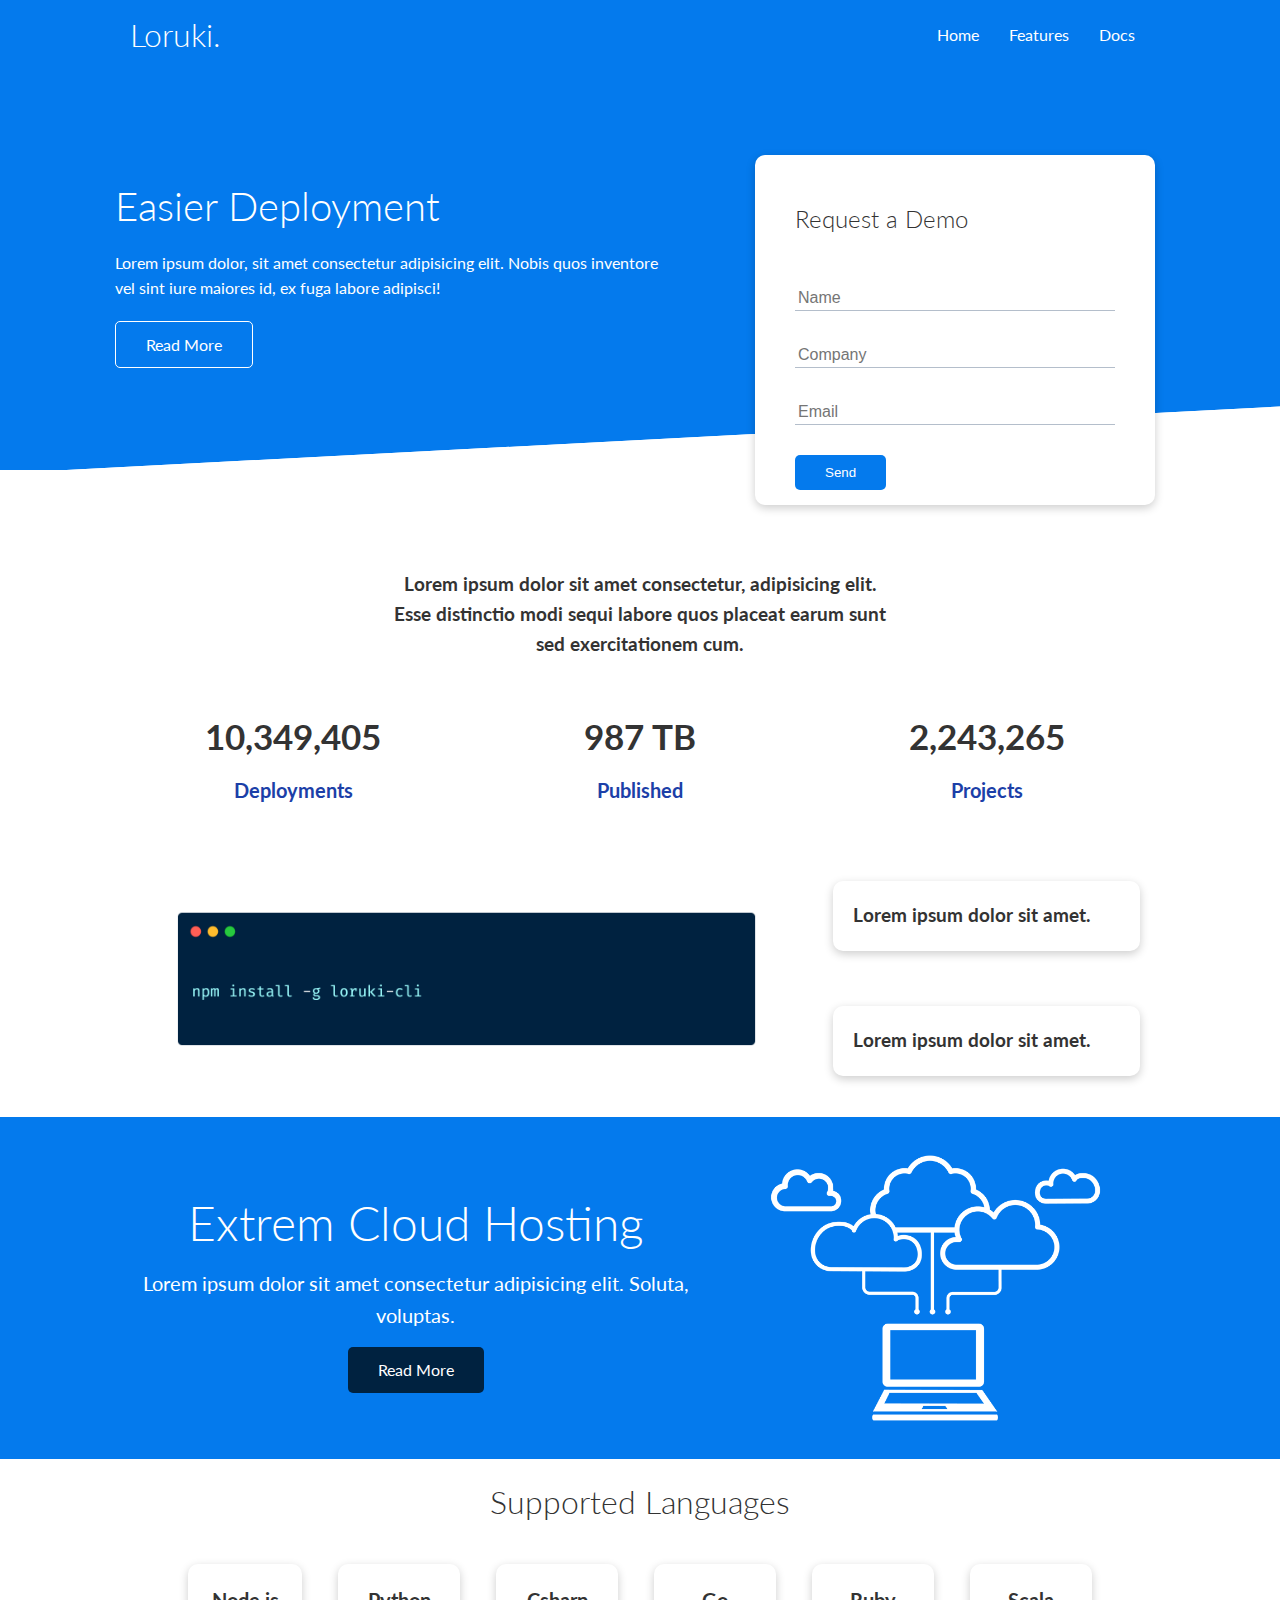
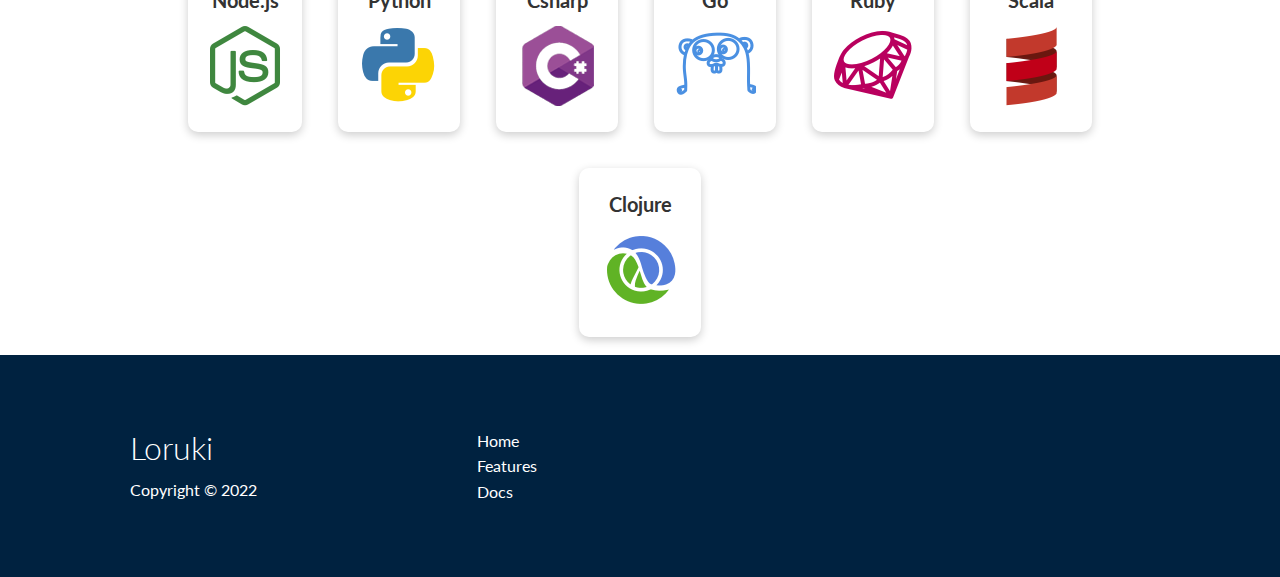
<file: index.html>
<!DOCTYPE html>
<html lang="en">
<head>
    <meta charset="UTF-8">
    <meta http-equiv="X-UA-Compatible" content="IE=edge">
    <meta name="viewport" content="width=device-width, initial-scale=1.0">
    <link rel="stylesheet" href="https://cdnjs.cloudflare.com/ajax/libs/font-awesome/6.0.0-beta3/css/all.min.css" integrity="sha512-Fo3rlrZj/k7ujTnHg4CGR2D7kSs0v4LLanw2qksYuRlEzO+tcaEPQogQ0KaoGN26/zrn20ImR1DfuLWnOo7aBA==" crossorigin="anonymous" referrerpolicy="no-referrer" />
    <link rel="stylesheet" href="css/utilities.css">
    <link rel="stylesheet" href="css/style.css">
    <title>Loruki | Cloud Hosting For Everyone</title>
</head>
<body>

    <!-- Navbar -->
    <div class="navbar">
        <div class="container flex">
            <h1 class="logo">Loruki.</h1>
            <nav>
                <ul>
                    <li><a href="index.html">Home</a></li>
                    <li><a href="features.html">Features</a></li>
                    <li><a href="docs.html">Docs</a></li>
                </ul>
            </nav>
        </div>
    </div>

    <!-- Showcase -->
    <section class="showcase">
        <div class="container grid">
            <div class="showcase-text">
                <h1>Easier Deployment</h1>
                <p>Lorem ipsum dolor, sit amet consectetur adipisicing elit. Nobis quos inventore vel sint iure maiores id, ex fuga labore adipisci!</p>
                <a href="features.html" class="btn btn-outline">Read More</a>
            </div>

            <div class="showcase-form card">
                <h2>Request a Demo</h2>
                <form name="contact" method="POST" netlify-honeypot="bot-field" data-netlify="true">
                    <input type="hidden" name="form-name" value="contact">
                    <p class="hidden">
                        <label>Don’t fill this out if you’re human: <input name="bot-field" /></label>
                      </p>
                    <div class="form-control">
                        <input type="text" name="name" placeholder="Name" required>
                    </div>
                    <div class="form-control">
                        <input type="text" name="company" placeholder="Company" required>
                    </div>
                    <div class="form-control">
                        <input type="email" name="email" placeholder="Email" required>
                    </div>
                    <input type="submit" value="Send" class="btn btn-primary">
                </form>
            </div>
        </div>
    </section>

    <!-- Stats -->
    <section class="stats">
        <div class="container">
            <h3 class="stats-heading text-center my-1">
                Lorem ipsum dolor sit amet consectetur, adipisicing elit. Esse distinctio modi sequi labore quos placeat earum sunt sed exercitationem cum.
            </h3>

            <div class="grid grid-3 text-center my-4">
                <div>
                    <i class="fas fa-server fa-3x"></i>
                    <h3>10,349,405</h3>
                    <p class="text-secondary">Deployments</p>
                </div>
                <div>
                    <i class="fas fa-upload fa-3x"></i>
                    <h3>987 TB</h3>
                    <p class="text-secondary">Published</p>
                </div>
                <div>
                    <i class="fas fa-project-diagram fa-3x"></i>
                    <h3>2,243,265</h3>
                    <p class="text-secondary">Projects</p>
                </div>
            </div>
        </div>
    </section>

    <!-- CLI -->
    <section class="cli">
        <div class="container grid">
            <img src="images/cli.png" alt="">
            <div class="card">
                <h3>Lorem ipsum dolor sit amet.</h3>
            </div>
            <div class="card">
                <h3>Lorem ipsum dolor sit amet.</h3>
            </div>
        </div>
    </section>

    <!-- Cloud -->
    <section class="cloud bg-primary my-2 py-2">
        <div class="container grid">
            <div class="text-center">
                <h2 class="lg">Extrem Cloud Hosting</h2>
                <p class="lead my-1">Lorem ipsum dolor sit amet consectetur adipisicing elit. Soluta, voluptas.</p>
                <a href="features.html" class="btn btn-dark">Read More</a>
            </div>
            <img src="images/cloud.png" alt="">
        </div>
    </section>

    <!-- Langiages -->
    <section class="languages">
        <h2 class="md text-center my-2">
            Supported Languages
        </h2>
        <div class="container flex">
            <div class="card">
                <h4>Node.js</h4>
                <img src="images/logos/node.png" alt="">
            </div>
            <div class="card">
                <h4>Python</h4>
                <img src="images/logos/python.png" alt="">
            </div>
            <div class="card">
                <h4>Csharp</h4>
                <img src="images/logos/csharp.png" alt="">
            </div>
            <div class="card">
                <h4>Go</h4>
                <img src="images/logos/go.png" alt="">
            </div>
            <div class="card">
                <h4>Ruby</h4>
                <img src="images/logos/ruby.png" alt="">
            </div>
            <div class="card">
                <h4>Scala</h4>
                <img src="images/logos/scala.png" alt="">
            </div>
            <div class="card">
                <h4>Clojure</h4>
                <img src="images/logos/clojure.png" alt="">
            </div>
        </div>
    </section>

    <!-- Footer -->
    <footer class="footer bg-dark py-5">
        <div class="container grid grid-3">
            <div>
                <h1>Loruki</h1>
                <p>Copyright &copy; 2022</p>
            </div>
            <nav>
                <ul>
                    <li><a href="index.html">Home</a></li>
                    <li><a href="features.html">Features</a></li>
                    <li><a href="docs.html">Docs</a></li>
                </ul>
            </nav>
            <div class="social">
                <a href="#"><i class="fab fa-github fa-2x"></i></a>
                <a href="#"><i class="fab fa-facebook fa-2x"></i></a>
                <a href="#"><i class="fab fa-linkedin fa-2x"></i></a>
                <a href="#"><i class="fab fa-instagram fa-2x"></i></a>
            </div>
        </div>
    </footer>
</body>
</html>
</file>
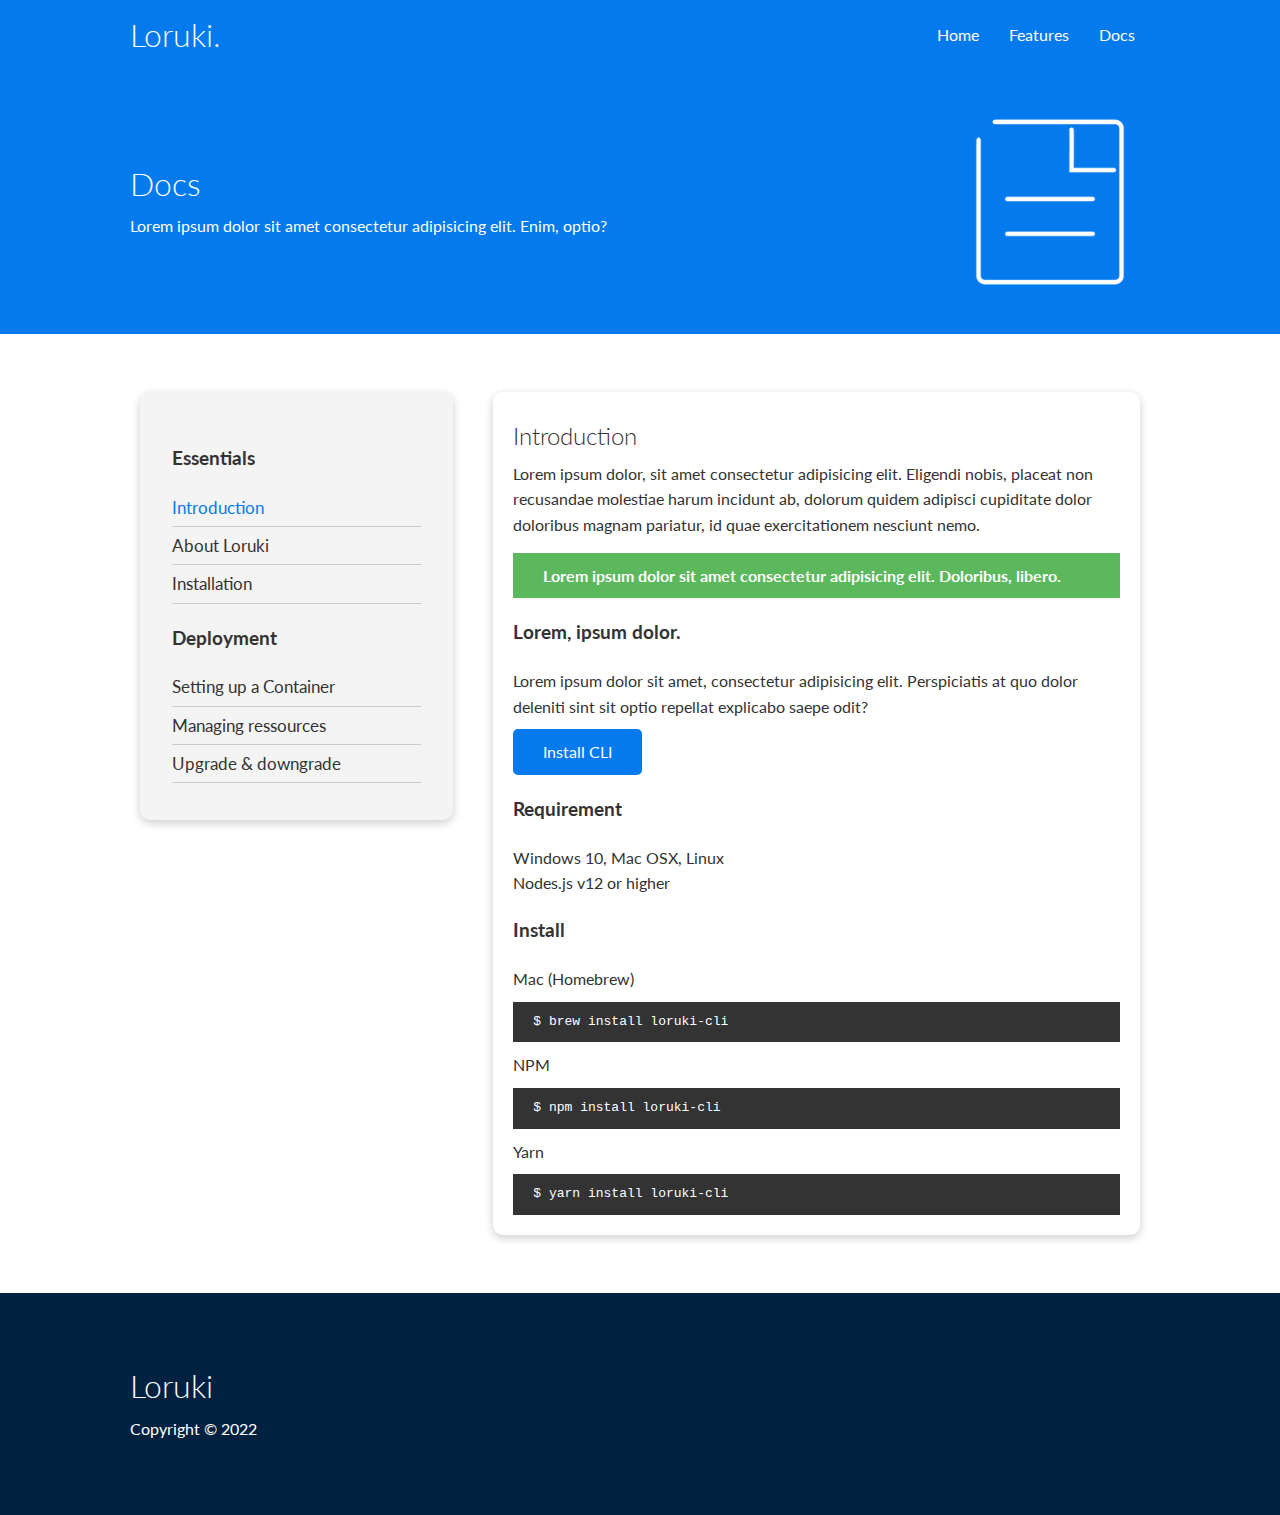
<file: docs.html>
<!DOCTYPE html>
<html lang="en">

<head>
    <meta charset="UTF-8">
    <meta http-equiv="X-UA-Compatible" content="IE=edge">
    <meta name="viewport" content="width=device-width, initial-scale=1.0">
    <link rel="stylesheet" href="https://cdnjs.cloudflare.com/ajax/libs/font-awesome/6.0.0-beta3/css/all.min.css"
        integrity="sha512-Fo3rlrZj/k7ujTnHg4CGR2D7kSs0v4LLanw2qksYuRlEzO+tcaEPQogQ0KaoGN26/zrn20ImR1DfuLWnOo7aBA=="
        crossorigin="anonymous" referrerpolicy="no-referrer" />
    <link rel="stylesheet" href="css/utilities.css">
    <link rel="stylesheet" href="css/style.css">
    <title>Loruki | Cloud Hosting For Everyone</title>
</head>

<body>

    <!-- Navbar -->
    <div class="navbar">
        <div class="container flex">
            <h1 class="logo">Loruki.</h1>
            <nav>
                <ul>
                    <li><a href="index.html">Home</a></li>
                    <li><a href="features.html">Features</a></li>
                    <li><a href="docs.html">Docs</a></li>
                </ul>
            </nav>
        </div>
    </div>

    <!-- Head -->
    <section class="docs-head bg-primary py-3">
        <div class="container grid">
            <div>
                <h1 class="md">Docs</h1>
                <p>Lorem ipsum dolor sit amet consectetur adipisicing elit. Enim, optio?</p>
            </div>
            <img src="images/docs.png" alt="">
        </div>
    </section>


    <!-- Main -->
    <section class="docs-main my-4">
        <div class="container grid">
            <div class="card bg-light p-3">
                <h3 class="my-2">Essentials</h3>
                <nav>
                    <ul>
                        <li><a class="text-primary" href="#">Introduction</a></li>
                        <li><a href="#">About Loruki</a></li>
                        <li><a href="#">Installation</a></li>
                    </ul>
                </nav>

                <h3 class="my-2">Deployment</h3>
                <nav>
                    <ul>
                        <li><a href="#">Setting up a Container</a></li>
                        <li><a href="#">Managing ressources</a></li>
                        <li><a href="#">Upgrade & downgrade</a></li>
                    </ul>
                </nav>
            </div>
            <div class="card">
                <h2>Introduction</h2>
                <p>
                    Lorem ipsum dolor, sit amet consectetur adipisicing elit. Eligendi nobis, placeat non recusandae
                    molestiae harum incidunt ab, dolorum quidem adipisci cupiditate dolor doloribus magnam pariatur, id
                    quae exercitationem nesciunt nemo.
                </p>

                <div class="alert alert-success">
                    <i class="fas fa-info"></i> Lorem ipsum dolor sit amet consectetur adipisicing elit. Doloribus,
                    libero.
                </div>

                <h3>Lorem, ipsum dolor.</h3>
                <p>
                    Lorem ipsum dolor sit amet, consectetur adipisicing elit. Perspiciatis at quo dolor deleniti sint
                    sit optio repellat explicabo saepe odit?
                </p>
                <a href="#" class="btn btn-primary">Install CLI</a>

                <h3>Requirement</h3>
                <ul>
                    <li>Windows 10, Mac OSX, Linux</li>
                    <li>Nodes.js v12 or higher</li>
                </ul>

                <h3>Install</h3>
                <p>Mac (Homebrew)</p>
                <pre><code>$ brew install loruki-cli</code></pre>
                <p>NPM</p>
                <pre><code>$ npm install loruki-cli</code></pre>
                <p>Yarn</p>
                <pre><code>$ yarn install loruki-cli</code></pre>
            </div>
        </div>
    </section>


    <!-- Footer -->
    <footer class="footer bg-dark py-5">
        <div class="container grid grid-3">
            <div>
                <h1>Loruki</h1>
                <p>Copyright &copy; 2022</p>
            </div>
            <div class="social">
                <a href="#"><i class="fab fa-github fa-2x"></i></a>
                <a href="#"><i class="fab fa-facebook fa-2x"></i></a>
                <a href="#"><i class="fab fa-linkedin fa-2x"></i></a>
                <a href="#"><i class="fab fa-instagram fa-2x"></i></a>
            </div>
        </div>
    </footer>
</body>

</html>
</file>
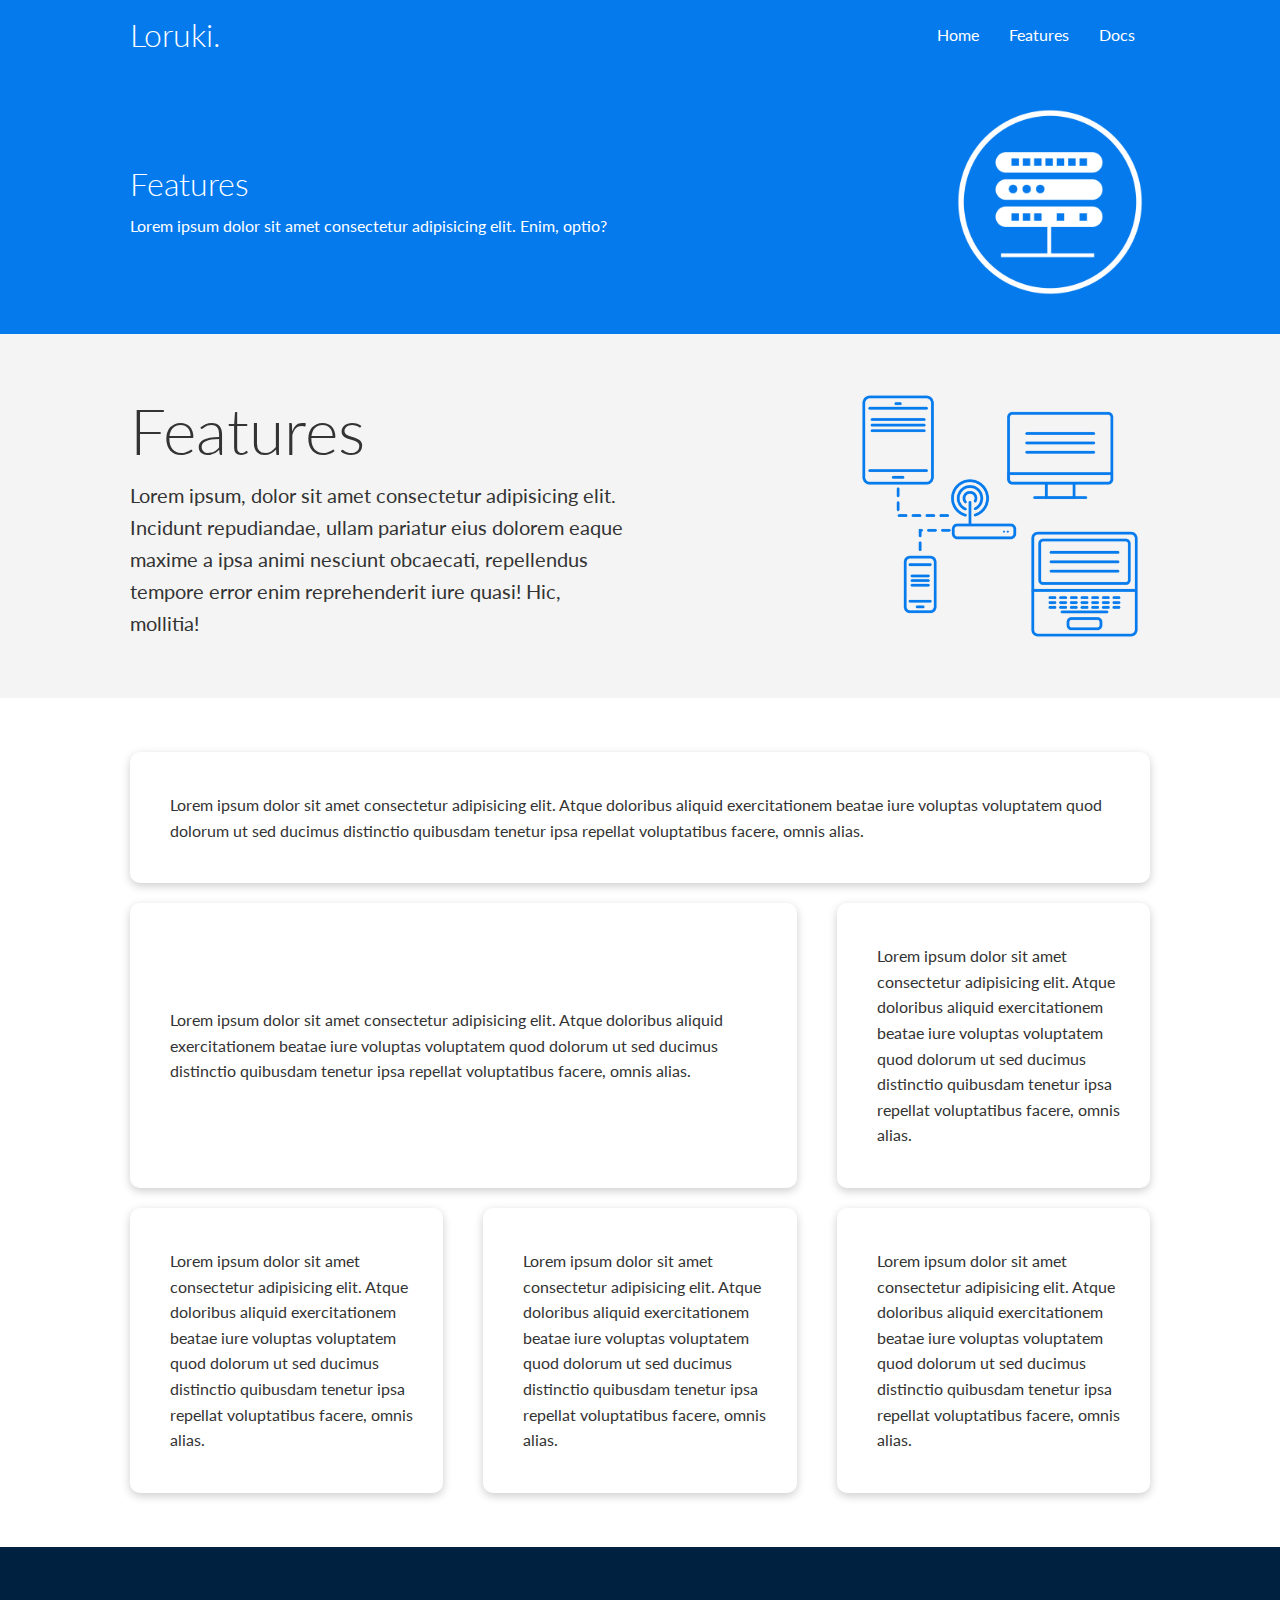
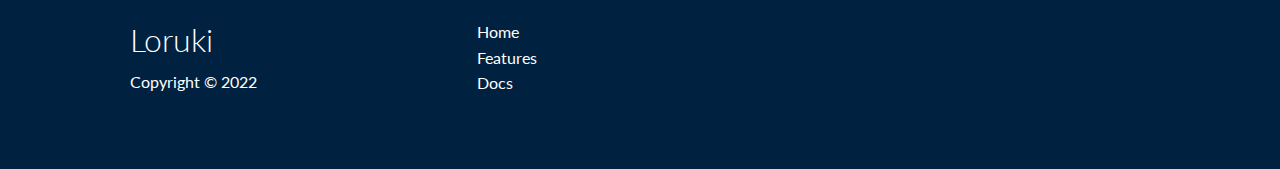
<file: features.html>
<!DOCTYPE html>
<html lang="en">
<head>
    <meta charset="UTF-8">
    <meta http-equiv="X-UA-Compatible" content="IE=edge">
    <meta name="viewport" content="width=device-width, initial-scale=1.0">
    <link rel="stylesheet" href="https://cdnjs.cloudflare.com/ajax/libs/font-awesome/6.0.0-beta3/css/all.min.css" integrity="sha512-Fo3rlrZj/k7ujTnHg4CGR2D7kSs0v4LLanw2qksYuRlEzO+tcaEPQogQ0KaoGN26/zrn20ImR1DfuLWnOo7aBA==" crossorigin="anonymous" referrerpolicy="no-referrer" />
    <link rel="stylesheet" href="css/utilities.css">
    <link rel="stylesheet" href="css/style.css">
    <title>Loruki | Cloud Hosting For Everyone</title>
</head>
<body>

    <!-- Navbar -->
    <div class="navbar">
        <div class="container flex">
            <h1 class="logo">Loruki.</h1>
            <nav>
                <ul>
                    <li><a href="index.html">Home</a></li>
                    <li><a href="features.html">Features</a></li>
                    <li><a href="docs.html">Docs</a></li>
                </ul>
            </nav>
        </div>
    </div>

    <!-- Head -->
    <section class="features-head bg-primary py-3">
        <div class="container grid">
            <div>
                <h1 class="md">Features</h1>
                <p>Lorem ipsum dolor sit amet consectetur adipisicing elit. Enim, optio?</p>
            </div>
            <img src="images/server.png" alt="">
        </div>
    </section>


    <!-- Sub Head -->
    <section class="features-sub-head bg-light py-3">
        <div class="container grid">
            <div>
                <h1 class="xl">Features</h1>
                <p class="lead">Lorem ipsum, dolor sit amet consectetur adipisicing elit. Incidunt repudiandae, ullam pariatur eius dolorem eaque maxime a ipsa animi nesciunt obcaecati, repellendus tempore error enim reprehenderit iure quasi! Hic, mollitia!</p>
            </div>
            <img src="images/server2.png" alt="">
        </div>
    </section>

    <section class="features-main my-2">
        <div class="container grid grid-3">
            <div class="card flex">
                <i class="fas fa-server fa-3x"></i>
                <p>Lorem ipsum dolor sit amet consectetur adipisicing elit. Atque doloribus aliquid exercitationem beatae iure voluptas voluptatem quod dolorum ut sed ducimus distinctio quibusdam tenetur ipsa repellat voluptatibus facere, omnis alias.</p>
            </div>
            <div class="card flex">
                <i class="fas fa-server fa-3x"></i>
                <p>Lorem ipsum dolor sit amet consectetur adipisicing elit. Atque doloribus aliquid exercitationem beatae iure voluptas voluptatem quod dolorum ut sed ducimus distinctio quibusdam tenetur ipsa repellat voluptatibus facere, omnis alias.</p>
            </div>
            <div class="card flex">
                <i class="fas fa-server fa-3x"></i>
                <p>Lorem ipsum dolor sit amet consectetur adipisicing elit. Atque doloribus aliquid exercitationem beatae iure voluptas voluptatem quod dolorum ut sed ducimus distinctio quibusdam tenetur ipsa repellat voluptatibus facere, omnis alias.</p>
            </div>
            <div class="card flex">
                <i class="fas fa-server fa-3x"></i>
                <p>Lorem ipsum dolor sit amet consectetur adipisicing elit. Atque doloribus aliquid exercitationem beatae iure voluptas voluptatem quod dolorum ut sed ducimus distinctio quibusdam tenetur ipsa repellat voluptatibus facere, omnis alias.</p>
            </div>
            <div class="card flex">
                <i class="fas fa-server fa-3x"></i>
                <p>Lorem ipsum dolor sit amet consectetur adipisicing elit. Atque doloribus aliquid exercitationem beatae iure voluptas voluptatem quod dolorum ut sed ducimus distinctio quibusdam tenetur ipsa repellat voluptatibus facere, omnis alias.</p>
            </div>
            <div class="card flex">
                <i class="fas fa-server fa-3x"></i>
                <p>Lorem ipsum dolor sit amet consectetur adipisicing elit. Atque doloribus aliquid exercitationem beatae iure voluptas voluptatem quod dolorum ut sed ducimus distinctio quibusdam tenetur ipsa repellat voluptatibus facere, omnis alias.</p>
            </div>
        </div>
    </section>

    <!-- Footer -->
    <footer class="footer bg-dark py-5">
        <div class="container grid grid-3">
            <div>
                <h1>Loruki</h1>
                <p>Copyright &copy; 2022</p>
            </div>
            <nav>
                <ul>
                    <li><a href="index.html">Home</a></li>
                    <li><a href="features.html">Features</a></li>
                    <li><a href="docs.html">Docs</a></li>
                </ul>
            </nav>
            <div class="social">
                <a href="#"><i class="fab fa-github fa-2x"></i></a>
                <a href="#"><i class="fab fa-facebook fa-2x"></i></a>
                <a href="#"><i class="fab fa-linkedin fa-2x"></i></a>
                <a href="#"><i class="fab fa-instagram fa-2x"></i></a>
            </div>
        </div>
    </footer>
</body>
</html>
</file>
<file: css/utilities.css>
.container {
    max-width: 1100px;
    margin: 0 auto;
    overflow: auto;
    padding: 0 40px;
}

.card {
    background-color: #fff;
    color: #333;
    border-radius: 10px;
    box-shadow: 0 3px 10px rgba(0, 0, 0, 0.2);
    padding: 20px;
    margin: 10px;
}

.btn {
    display: inline-block;
    padding: 10px 30px;
    cursor: pointer;
    background: var(--primary-color);
    color: #fff;
    border: none;
    border-radius: 5px;
}

.btn-outline {
    background-color: transparent;
    border: 1px #fff solid;
}

.btn:hover {
    transform: scale(.98);
}

/* Background & colored buttons */
.bg-primary,
.btn-primary {
    background-color: var(--primary-color);
    color: #fff;
}

.bg-secondary,
.btn-secondary {
    background-color: var(--secondary-color);
    color: #fff;
}

.bg-dark,
.btn-dark {
    background-color: var(--dark-color);
    color: #fff;
}

.bg-light,
.btn-light {
    background-color: var(--light-color);
    color: #333;
}

.bg-primary a,
.btn-primary a,
.bg-secondary a,
.btn-secondary a,
.bg-dark a,
.btn-dark a {
    color: #fff
}

/* Text Colors */
.text-primary {
    color: var(--primary-color);
}

.text-secondary {
    color: var(--secondary-color);
}

.text-dark {
    color: var(--dark-color);
}

.text-light {
    color: var(--light-color);
}


/* Text sizes */
.lead {
    font-size: 20px;
}

.sm {
    font-size: 1rem;
}

.md {
    font-size: 2rem;
}

.lg {
    font-size: 3rem;
}

.xl {
    font-size: 4rem;
}

.text-center {
    text-align: center;
}



/* Alert */
.alert {
    background-color: var(--light-color);
    padding: 10px 20px;
    font-weight: bold;
    margin: 15px 0;
}

.alert i {
    margin-right: 10px;
}

.alert-success {
    background-color: var(--success-color);
    color: #fff;
}

.alert-error {
    background-color: var(--error-color);
    color: #fff;
}




.flex {
    display: flex;
    justify-content: center;
    align-items: center;
    height: 100%;
}

.grid {
    display: grid;
    grid-template-columns: repeat(2, 1fr);
    gap: 20px;
    justify-content: center;
    align-items: center;
    height: 100%;
}

.grid-3 {
    grid-template-columns: repeat(3, 1fr);
}

/* Margin */
.my-1 {
    margin: 1rem 0;
}

.my-2 {
    margin: 1.5rem 0;
}

.my-3 {
    margin: 2rem 0;
}

.my-4 {
    margin: 3rem 0;
}

.my-5 {
    margin: 4rem 0;
}

.m-1 {
    margin: 1rem;
}

.m-2 {
    margin: 1.5rem;
}

.m-3 {
    margin: 2rem;
}

.m-4 {
    margin: 3rem;
}

.m-5 {
    margin: 4rem;
}


/* Padding */
.py-1 {
    padding: 1rem 0;
}

.py-2 {
    padding: 1.5rem 0;
}

.py-3 {
    padding: 2rem 0;
}

.py-4 {
    padding: 3rem 0;
}

.py-5 {
    padding: 4rem 0;
}

.p-1 {
    padding: 1rem;
}

.p-2 {
    padding: 1.5rem;
}

.p-3 {
    padding: 2rem;
}

.p-4 {
    padding: 3rem;
}

.p-5 {
    padding: 4rem;
}
</file>
<file: css/style.css>
@import url('https://fonts.googleapis.com/css2?family=Lato:wght@300&display=swap');

:root {
    --primary-color: #047aed;
    --secondary-color: #1c3fa8;
    --dark-color: #002240;
    --light-color: #f4f4f4;
    --success-color: #5cb85c;
    --error-color: #d9534f;
}

* {
    box-sizing: border-box;
    padding: 0;
    margin: 0;
}

body {
    font-family: 'Lato', sans-serif;
    color: #333;
    line-height: 1.6;
}

ul {
    list-style-type: none;
}

a {
    text-decoration: none;
    color: #333;
}

h1, h2 {
    font-weight: 300;
    line-height: 1.2;
    margin: 10px 0;
}

p {
    margin: 10px 0;
}

img {
    width: 100%;
}

code, pre {
    background: #333;
    color: #fff;
    padding: 10px ;
}

.hidden {
    visibility: hidden;
    height: 0;
}


/* Navbar */
.navbar {
    background-color: var(--primary-color);
    color: #fff;
    height: 70px;
}

.navbar ul {
    display: flex;
}

.navbar a {
    color: #fff;
    padding: 10px;
    margin: 0 5px;
}

.navbar a:hover {
    border-bottom: 2px #fff solid;
}

.navbar .flex {
    justify-content: space-between;
}



/* Showcase */
.showcase {
    height: 400px;
    background-color: var(--primary-color);
    color: #fff;
    position: relative;
}

.showcase h1 {
    font-size: 40px;
}

.showcase p {
    margin: 20px 0;
}

.showcase .grid {
    overflow: visible;
    grid-template-columns: 55% 45%;
    gap: 30px;
}

.showcase-text {
    animation: slideInFromLeft 1s ease-in;
}

.showcase-form {
    position: relative;
    top: 60px;
    height: 350px;
    width: 400px;
    padding: 40px;
    z-index: 100;
    justify-self: flex-end;
    animation: slideInFromRight 1s ease-in;
}

.showcase-form .form-control {
    margin: 30px 0;
}

.showcase-form input[type='text'],
.showcase-form input[type='email'] {
    border: 0;
    border-bottom: 1px solid #b4becb;
    width: 100%;
    padding: 3px;
    font-size: 16px;
}

.showcase-form input:focus {
    outline: none;
}

.showcase::before,
.showcase::after {
    content: '';
    position: absolute;
    height: 100px;
    bottom: -70px;
    right: 0;
    left: 0;
    background: #fff;
    transform: skewY(-3deg);
    -webkit-transform: skewY(-3deg);
    -moz-transform: skewY(-3deg);
    -ms-transform: skewY(-3deg);
}



/* Stats */
.stats {
    padding-top: 100px;
    animation: slideInFromBottom 1s ease-in;
}

.stats-heading {
    max-width: 500px;
    margin: auto;
}

.stats .grid h3 {
    font-size: 35px;
}

.stats .grid p {
    font-size: 20px;
    font-weight: bold;
}




/* CLI */
.cli .grid {
    grid-template-columns: repeat(3, 1fr);
    grid-template-rows: repeat(2, 1fr);
}

.cli .grid > *:first-child {
    grid-column: 1 / span 2;
    grid-row: 1 / span 2;
}



/* CLOUD */
.cloud .grid {
    grid-template-columns: 4fr 3fr;
}


/* Languages */
.languages .flex {
    flex-wrap: wrap;
}

.languages .card {
    text-align: center;
    margin: 18px;
    transition: transform 0.2s ease-in;
}

.languages .card h4 {
    font-size: 20px;
    margin-bottom: 10px;
}

.languages .card:hover {
    transform: translateY(-15px);
}




/* Features */
.features-head img,
.docs-head img {
    width: 200px;
    justify-self: flex-end;
}

.features-sub-head img {
    width: 300px;
    justify-self: flex-end;
}

.features-main .card > i {
    margin: 0 10px;
}

.features-main .grid {
    padding: 30px;
}

.features-main .grid > *:first-child {
    grid-column: 1 / span 3;
}
.features-main .grid > *:nth-child(2) {
    grid-column: 1 / span 2;
}



/* Docs */
.docs-main h3 {
    margin: 20px 0;
}

.docs-main .grid {
    grid-template-columns: 1fr 2fr;
    align-items: flex-start;
}

.docs-main nav li {
    font-size: 17px;
    padding-bottom: 5px;
    margin-bottom: 5px;
    border-bottom: 1px #ccc solid;
}

.docs-main a:hover {
    font-weight: bold;
}



/* Footer */
.footer .social a {
    margin: 0 10px;
}


/* Animations */
@keyframes slideInFromLeft {
    0%{
        transform: translateX(-100%);
    }
    100%{
        transform: translateX(0);
    }
}

@keyframes slideInFromRight {
    0%{
        transform: translateX(100%);
    }
    100%{
        transform: translateX(0);
    }
}

@keyframes slideInFromTop {
    0%{
        transform: translateY(-100%);
    }
    100%{
        transform: translateY(0);
    }
}

@keyframes slideInFromBottom {
    0%{
        transform: translateY(100%);
    }
    100%{
        transform: translateY(0);
    }
}





/* Tablets and under */
@media (max-width: 768px) {
    .grid,
    .showcase .grid,
    .stats .grid,
    .cli .grid,
    .cloud .grid,
    .features-main .grid,
    .docs-main .grid {
        grid-template-columns: 1fr;
        grid-template-rows: 1fr;
    }

    .showcase {
        height: auto;
    }

    .showcase-text {
        text-align: center;
        margin-top: 40px;
        animation: slideInFromTop 1s ease-in;
    }

    .showcase-form {
        justify-self: center;
        margin: auto;
        animation: slideInFromBottom 1s ease-in;
    }

    .cli .grid > *:first-child {
        grid-column: 1;
        grid-row: 1;
    }

    .features-head,
    .features-sub-head,
    .docs-head {
        text-align: center;
    }

    .features-head img,
    .features-sub-head img,
    .docs-head img {
        justify-self: center;
    }

    .features-main .grid >*:first-child,
    .features-main .grid >*:nth-child(2) {
        grid-column: 1;
    }
}

/* Mobile */
@media (max-width: 500px) {
    .navbar {
        height: 110px;
    }

    .navbar .flex {
        flex-direction: column;
    }

    .navbar ul {
        padding: 10px;
        background-color: rgba(0, 0, 0, 0.1);
    }
}
</file>
